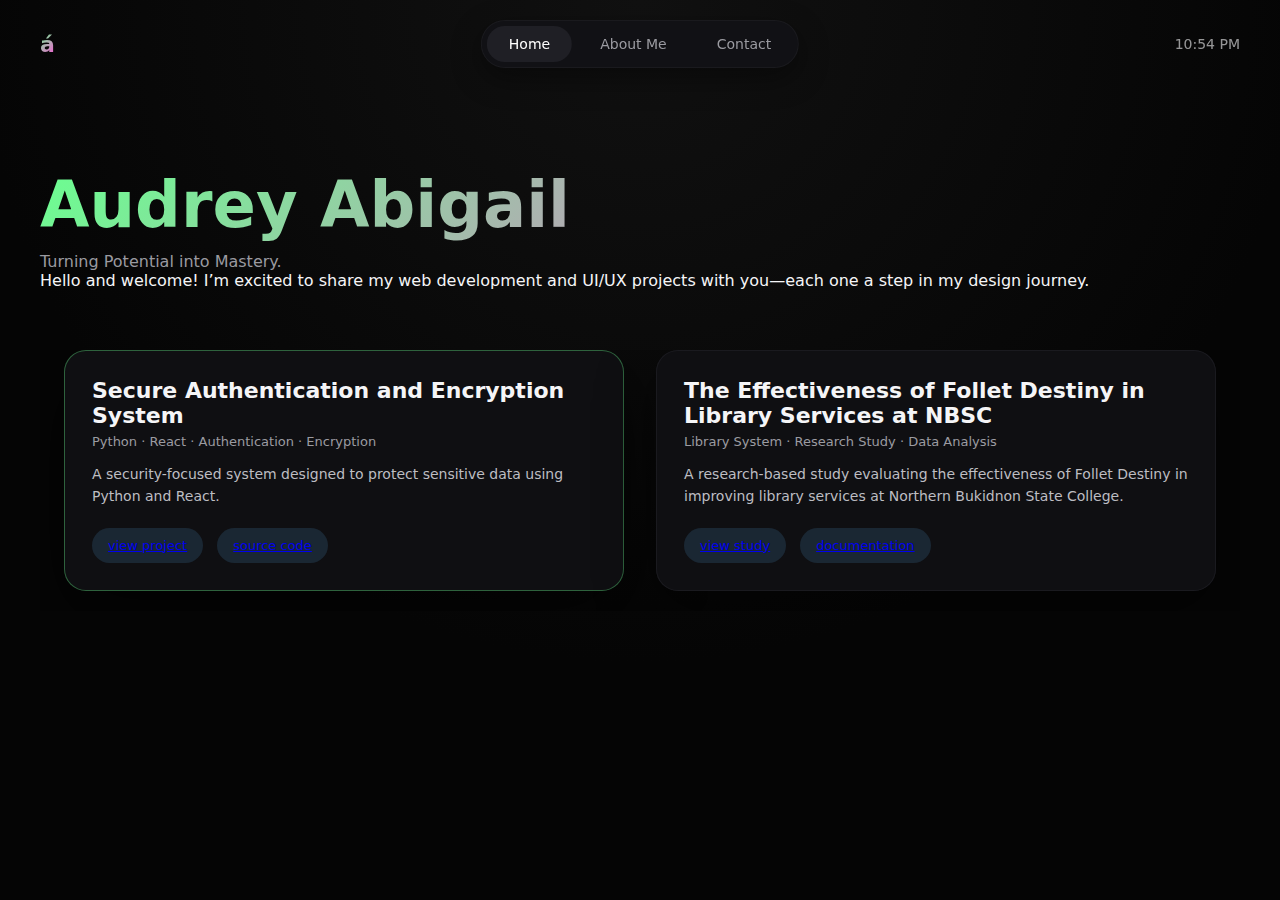
<file: index.html>
<!DOCTYPE html>
<html lang="en">
<head>
  <meta charset="UTF-8" />
  <title>Portfolio</title>
  <meta name="viewport" content="width=device-width, initial-scale=1.0"/>
  <link rel="stylesheet" href="style.css"/>
  <!-- Font Awesome for icons -->
  <link
    rel="stylesheet"
    href="https://cdnjs.cloudflare.com/ajax/libs/font-awesome/6.5.1/css/all.min.css"
  />
</head>
<body>

<header class="topbar">
  <div class="topbar-left">
    <div class="brand">á</div>
  </div>

  <div class="topbar-center">
    <div class="toggle">
      <button class="tab active" data-view="home">Home</button>
      <button class="tab" data-view="about">About Me</button>
      <button class="tab" data-view="contact">Contact</button>
    </div>
  </div>

  <div class="topbar-right">
    <div class="time">10:54 PM</div>
  </div>
</header>

<main>

  <!-- HOME -->
  <section id="home" class="view active">
    <div class="hero-container">
     <h1 class="gradient-text">Audrey Abigail</h1>
      <p class="subtitle">Turning Potential into Mastery.</p>
      <p class="welcome-message">
        Hello and welcome! I’m excited to share my web development and UI/UX projects with you—each one a step in my design journey.
      </p>

      <!-- FEATURED PROJECTS -->
      <div class="projects-layout">

        <!-- Project 1 -->
        <div class="project-card highlight">
          <h3>Secure Authentication and Encryption System</h3>
          <p class="tech">Python · React · Authentication · Encryption</p>
          <p class="description">
            A security-focused system designed to protect sensitive data using Python and React.
          </p>
          <div class="project-actions">
            <a href="#" class="mini music">View Project</a>
            <a href="#" class="mini music">Source Code</a>
          </div>
        </div>

        <!-- Project 2 -->
        <div class="project-card">
          <h3>The Effectiveness of Follet Destiny in Library Services at NBSC</h3>
          <p class="tech">Library System · Research Study · Data Analysis</p>
          <p class="description">
            A research-based study evaluating the effectiveness of Follet Destiny in improving library services at Northern Bukidnon State College.
          </p>
          <div class="project-actions">
            <a href="#" class="mini music">View Study</a>
            <a href="#" class="mini music">Documentation</a>
          </div>
        </div>

      </div>
    </div>
  </section>

  <!-- ABOUT -->
  <section id="about" class="view">
    <div class="about-layout">

      <!-- RESUME CARD AT TOP -->
      <div class="resume-container">
        <a href="https://www.canva.com/design/DAG-ErIW-hc/tvflIYDRIqHEKcbkzektlQ/edit?utm_content=DAG-ErIW-hc&utm_campaign=designshare&utm_medium=link2&utm_source=sharebutton" target="_blank" class="mini music resume-card">
          <i class="fa-solid fa-file-lines" style="font-size:24px;"></i>
          <span>Resume</span>
        </a>
      </div>

      <!-- ABOUT TEXT -->
      <div class="about-text">
        <h3>Today</h3>
        <p>
          I’m a learner who enjoys turning curiosity into practical skills. I like exploring new tools, especially in design and basic web development, and using them to build simple projects that solve real needs. Each project helps me understand the process better and improve how I work.
        </p>

        <h3>Growth</h3>
        <p>
          I began using Canva during my freshman year for school-related projects, which introduced me to basic design principles and visual editing. Over time, consistent practice helped me understand layout, color harmony, and typography, allowing me to create more polished and purposeful designs.

          As I worked on more projects, I focused on improving clarity and consistency in my visuals. Each experience contributed to my growth, helping me develop confidence in my design process and a stronger eye for detail.
        </p>

        <h3>Goal</h3>
        <p>
          I aim to continuously improve my design skills through hands-on projects and consistent practice. By expanding my knowledge in visual design and basic web development, I hope to create clear, functional, and engaging outputs that reflect both creativity and purpose.
        </p>
      </div>

      <!-- SKILLS CARDS -->
      <div class="about-cards">
        <div class="mini music">Edit on Canva</div>
        <div class="mini music">Figma</div>
        <div class="mini music">Sketching</div>
        <div class="mini music">Photo Editing</div>
      </div>

    </div>
  </section>

  <!-- CONTACT SECTION -->
  <section id="contact" class="view">
    <div class="contact-layout">
      <h2>Contact Me</h2>
      <p>Feel free to reach out or follow me on my socials!</p>

      <div class="social-links">
        <a href="https://web.facebook.com/audrey.abi12" target="_blank" class="mini music">
          <i class="fa-brands fa-facebook-f"></i><br>Facebook
        </a>

        <a href="https://www.instagram.com/audreyxabigail/" target="_blank" class="mini music">
          <i class="fa-brands fa-instagram"></i><br>Instagram
        </a>

        <a href="mailto:audreyabigailhisanza.9@gmail.com" class="mini music">
          <i class="fa-solid fa-envelope"></i><br>Email
        </a>

        <a href="tel:+639551161503" class="mini music">
          <i class="fa-solid fa-phone"></i><br>Phone
        </a>
      </div>
    </div>
  </section>

</main>

<script>
  const tabs = document.querySelectorAll(".tab");
  const views = document.querySelectorAll(".view");

  tabs.forEach(tab => {
    tab.addEventListener("click", () => {
      views.forEach(view => view.classList.remove("active"));
      tabs.forEach(t => t.classList.remove("active"));

      const target = document.getElementById(tab.dataset.view);
      target.classList.add("active");
      tab.classList.add("active");
    });
  });
</script>

</body>
</html>
</file>
<file: style.css>
* {
  margin: 0;
  padding: 0;
  box-sizing: border-box;
  font-family: Inter, system-ui, sans-serif;
}

/* BODY */
body {
  background: radial-gradient(circle at top, #111 0%, #050505 60%);
  color: #f5f5f7;
  min-height: 100vh;
}

/* TOP BAR */
.topbar {
  position: relative;
  height: 88px;
  display: flex;
  align-items: center;
  padding: 0 40px;
}

.topbar-left,
.topbar-right {
  flex: 1;
  display: flex;
  align-items: center;
}

.topbar-right {
  justify-content: flex-end;
}

.topbar-center {
  position: absolute;
  left: 50%;
  transform: translateX(-50%);
}

/* BRAND */
.brand {
  font-weight: 700;
  font-size: 22px;
  background: linear-gradient(135deg, #6bff90, #ff4fd8);
  -webkit-background-clip: text;
  color: transparent;
}

/* TIME */
.time {
  font-size: 14px;
  opacity: 0.6;
}

/* STATUS ICONS */
.status-icons {
  display: flex;
  align-items: center;
  gap: 10px;
  margin-right: 16px;
  opacity: 0.75;
}

.icon {
  width: 18px;
  height: 18px;
  fill: none;
  stroke: #f5f5f7;
  stroke-width: 1.5;
}

/* TOGGLE */
.toggle {
  background: rgba(18, 18, 22, 0.85);
  padding: 6px;
  border-radius: 999px;
  display: flex;
  gap: 6px;
  backdrop-filter: blur(12px);
  box-shadow:
    0 10px 30px rgba(0,0,0,0.4),
    inset 0 0 0 1px rgba(255,255,255,0.04);
}

.tab {
  background: transparent;
  border: none;
  color: #9b9ba1;
  padding: 10px 22px;
  border-radius: 999px;
  font-size: 14px;
  cursor: pointer;
  transition: 0.25s ease;
}

.tab.active,
.tab:hover {
  background: #1f1f25;
  color: #ffffff;
}

/* VIEWS */
.view {
  display: none;
  padding: 80px 40px;
  animation: fadeUp 0.4s ease;
}

.view.active {
  display: block;
}

@keyframes fadeUp {
  from { opacity: 0; transform: translateY(16px); }
  to { opacity: 1; transform: translateY(0); }
}

/* HERO SECTION (CENTERED TEXT) */
#hero {
  display: flex;
  flex-direction: column;      /* stack content vertically */
  align-items: center;
  justify-content: flex-start; /* remove vertical centering */
  min-height: calc(100vh - 88px);
  padding-top: 80px;           /* space from top bar */
  padding-left: 40px;
  padding-right: 40px;
  overflow-x: hidden;
}

#hero .projects-layout {
  display: flex;
  gap: 32px;
  justify-content: center;
  margin-top: 40px;
  flex-wrap: nowrap;          /* no stacking */
  overflow-x: auto;           /* allow horizontal scroll on mobile */
  width: 100%;
}


#hero h1 {
  font-size: 64px;
  font-weight: 700;
  background: linear-gradient(135deg, #6bff90, #ff4fd8);
  -webkit-background-clip: text;
  color: transparent;
}

#hero .subtitle {
  font-size: 24px;
  margin-top: 12px;
  color: #9a9aa0;
}

/* WORK CARDS */
.work-grid {
  margin-top: 80px;
  display: grid;
  grid-template-columns: repeat(3, 260px);
  gap: 40px;
  justify-content: center;
}

.work-card {
  background: #404049;
  border-radius: 22px;
  padding: 22px;
  height: 220px;
  position: relative;
  transition: 0.35s;
  box-shadow: inset 0 0 0 1px #1a1a1f;
}

.work-card:hover {
  transform: translateY(-12px);
  box-shadow:
    0 30px 80px rgba(0,0,0,0.6),
    inset 0 0 0 1px #2a2a32;
}

.card-body {
  height: 100%;
  border-radius: 14px;
  background: linear-gradient(135deg, #1c1c22, #121216);
}

.label {
  position: absolute;
  top: 18px;
  right: 18px;
  padding: 4px 12px;
  border-radius: 20px;
  font-size: 12px;
  font-weight: 600;
}

.ar { background: #ff4fd8; color: #000; }
.ux { background: #6bff90; color: #000; }
.dj { background: #5fd9ff; color: #000; }

/* ABOUT SECTION */
.about-layout {
  display: grid;
  grid-template-columns: 1.2fr 1fr;
  gap: 60px;
}

.about-text h3 {
  margin-top: 28px;
  color: #bdbdc2;
}

.about-text p {
  margin-top: 10px;
  line-height: 1.6;
  color: #9b9ba1;
}

.about-cards {
  display: grid;
  grid-template-columns: repeat(2, 1fr);
  gap: 20px;
}

.mini {
  height: 140px;
  border-radius: 18px;
  display: flex;
  align-items: flex-end;
  padding: 18px;
  text-transform: lowercase;
  font-weight: 500;
  background: #141418;
  transition: 0.3s;
}

.mini:hover {
  transform: translateY(-8px);
  background: #1f1f25;
}

.music { background: #1a2733; }
.drives { background: #2a1d1d; }
.creative { background: #2a231d; }
.flow { background: #1d2a23; }

/* AVATAR */
.avatar-container {
  display: flex;
  justify-content: center;
  margin-top: 30px;
}

.avatar {
  width: 120px;
  height: 120px;
  border-radius: 50%;
  transition: transform 0.1s ease;
}

/* HEADINGS */
h1 {
  font-size: 44px;
  font-weight: 600;
}

.subtitle {
  color: #9a9aa0;
  margin-top: 10px;
}

/* CHARACTER ANIMATION */
.character-wrapper {
    width: 300px; /* Adjust based on your image size */
    height: auto;
    perspective: 1000px; /* 3D effect */
    display: flex;
    justify-content: center;
    align-items: center;
    margin: 40px auto 0; /* spacing under hero */
}

#hero-character {
    width: 100%;
    height: auto;
    transition: transform 0.1s ease-out; /* smooth movement */
    will-change: transform;
}

/* PROJECTS SECTION */
.projects-layout {
  display: flex;
  justify-content: center; /* centers the row */
  gap: 32px; /* space between the cards */
  margin-top: 60px;
  flex-wrap: nowrap; /* prevents stacking */
  overflow-x: auto; /* optional: allows horizontal scroll on small screens */
  padding-bottom: 20px;
}

.project-card {
  background: #0f0f12;
  border-radius: 22px;
  padding: 28px;
  max-width: 560px;
  box-shadow:
    inset 0 0 0 1px #1a1a1f,
    0 20px 60px rgba(0,0,0,0.45);
  transition: 0.35s ease;
}

.project-card:hover {
  transform: translateY(-10px);
  box-shadow:
    0 30px 80px rgba(0,0,0,0.6),
    inset 0 0 0 1px #2a2a32;
}

/* subtle highlight so it feels "featured" */
.project-card.highlight {
  box-shadow:
    inset 0 0 0 1px rgba(107, 255, 144, 0.35),
    0 25px 70px rgba(0,0,0,0.6);
}

.project-card h3 {
  font-size: 22px;
  margin-bottom: 6px;
}

.project-card .tech {
  font-size: 13px;
  color: #9b9ba1;
  margin-bottom: 14px;
}

.project-card .description {
  font-size: 14px;
  line-height: 1.6;
  color: #bdbdc2;
  margin-bottom: 20px;
}

.project-actions {
  display: flex;
  gap: 14px;
}

/* reuse mini cards but make them button-like here */
.project-actions .mini {
  height: auto;
  padding: 10px 16px;
  align-items: center;
  font-size: 13px;
}

.social-links {
  display: flex;
  gap: 16px;
  flex-wrap: wrap; /* allows wrapping if screen is small */
  justify-content: center;
  margin-top: 20px;
}

.social-links .mini {
  width: 120px;      /* fixed width */
  height: 120px;     /* same as width → perfect square */
  display: flex;
  justify-content: center;
  align-items: center;
  text-align: center;
  padding: 0;        /* remove extra padding */
  font-size: 14px;
  border-radius: 18px;
  transition: 0.3s;
}

.social-links .mini:hover {
  transform: translateY(-8px);
  background: #1f1f25;
}

.gradient-text {
  font-size: 64px; /* adjust size */
  font-weight: 700;
  background: linear-gradient(135deg, #6bff90, #ff4fd8);
  -webkit-background-clip: text;
  -webkit-text-fill-color: transparent;
  color: transparent;
}

.resume-card {
  width: 140px;              /* smaller rectangle */
  height: 60px;              /* shorter height */
  display: flex;
  flex-direction: row;       /* icon + text side by side */
  align-items: center;
  justify-content: center;
  gap: 8px;                  /* space between icon and text */
  border-radius: 12px;
  font-size: 14px;
  padding: 8px 12px;
  background: #1a2733;       /* same style as mini cards */
  transition: 0.3s;
}

.resume-card i {
  font-size: 20px;
  color: #fff;
}

.resume-card span {
  color: #fff;
}

.resume-card:hover {
  transform: translateY(-4px);
  background: #1f1f25;
}

.about-layout {
  display: flex;
  flex-direction: column; /* stack Resume → About text → Skills */
  gap: 30px;
  padding: 20px 0;
}

.resume-container {
  display: flex;
  justify-content: flex-start; /* align to left */
}
</file>
